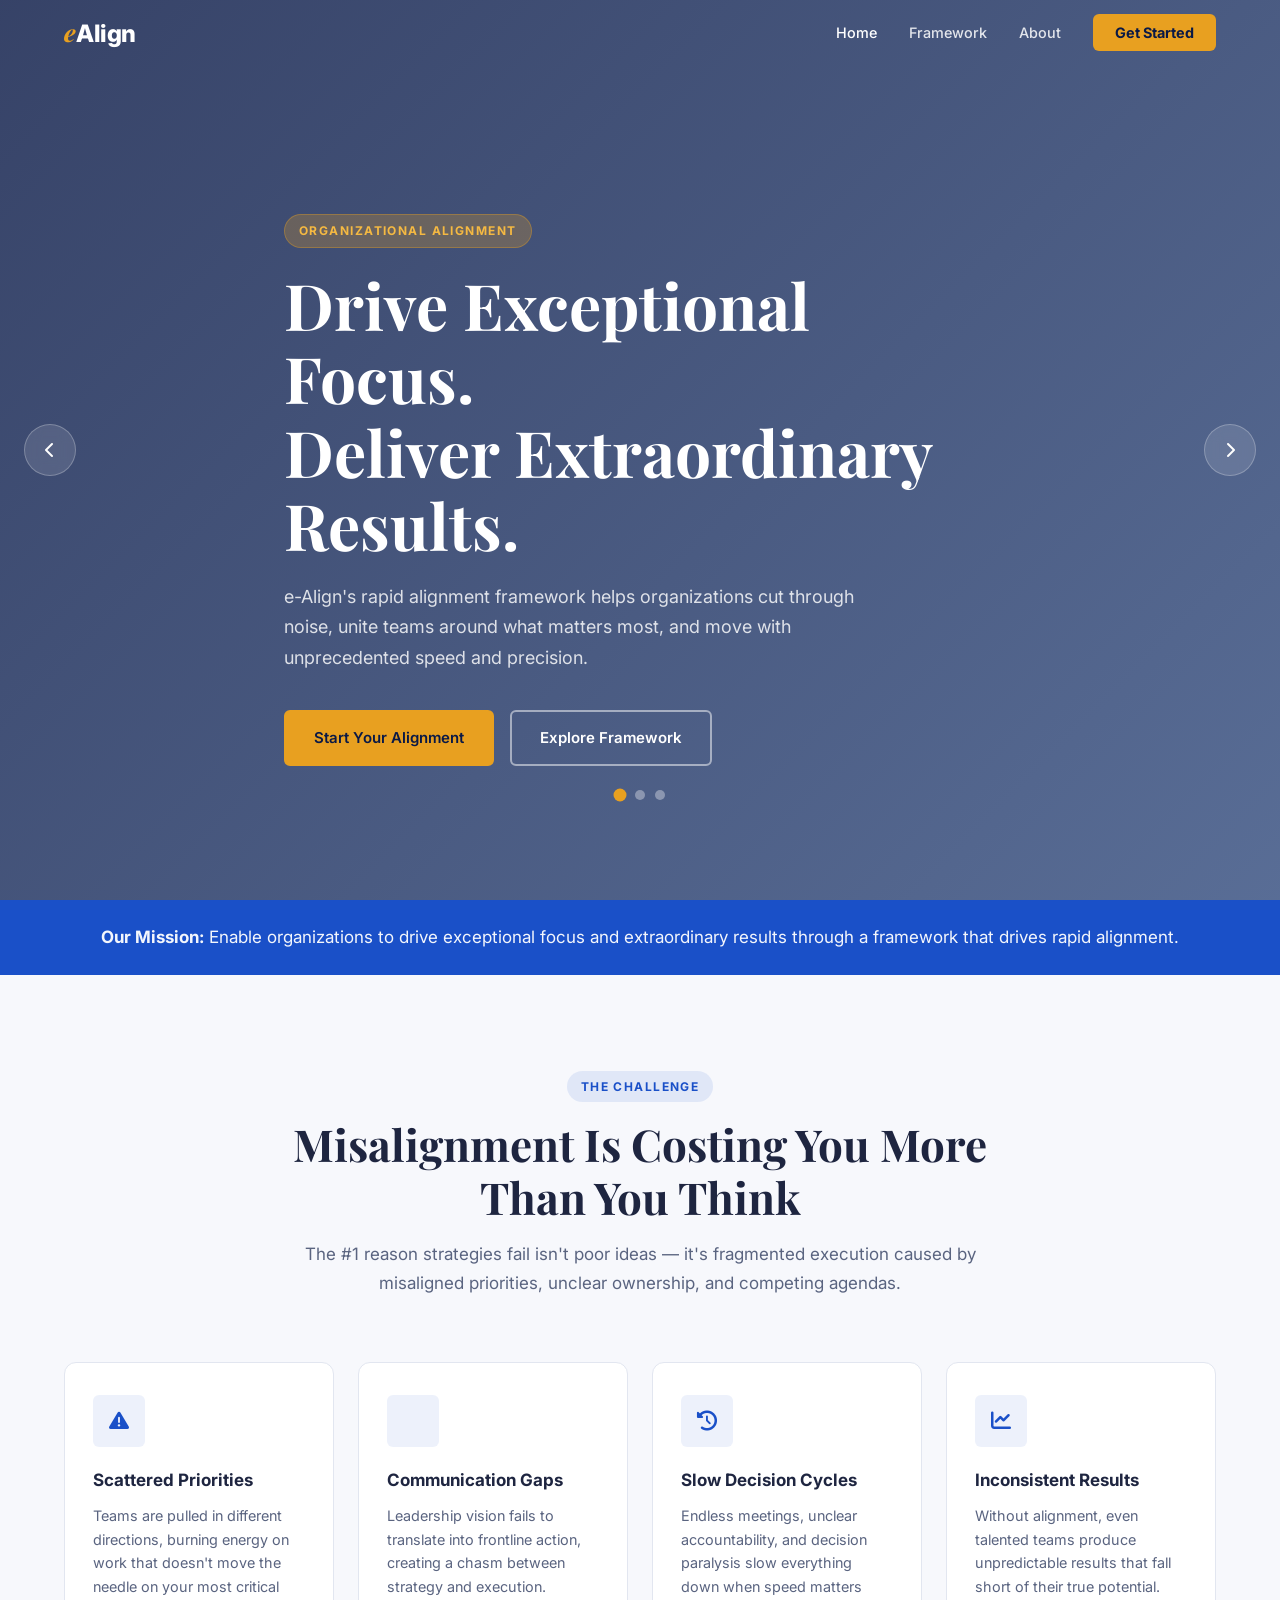
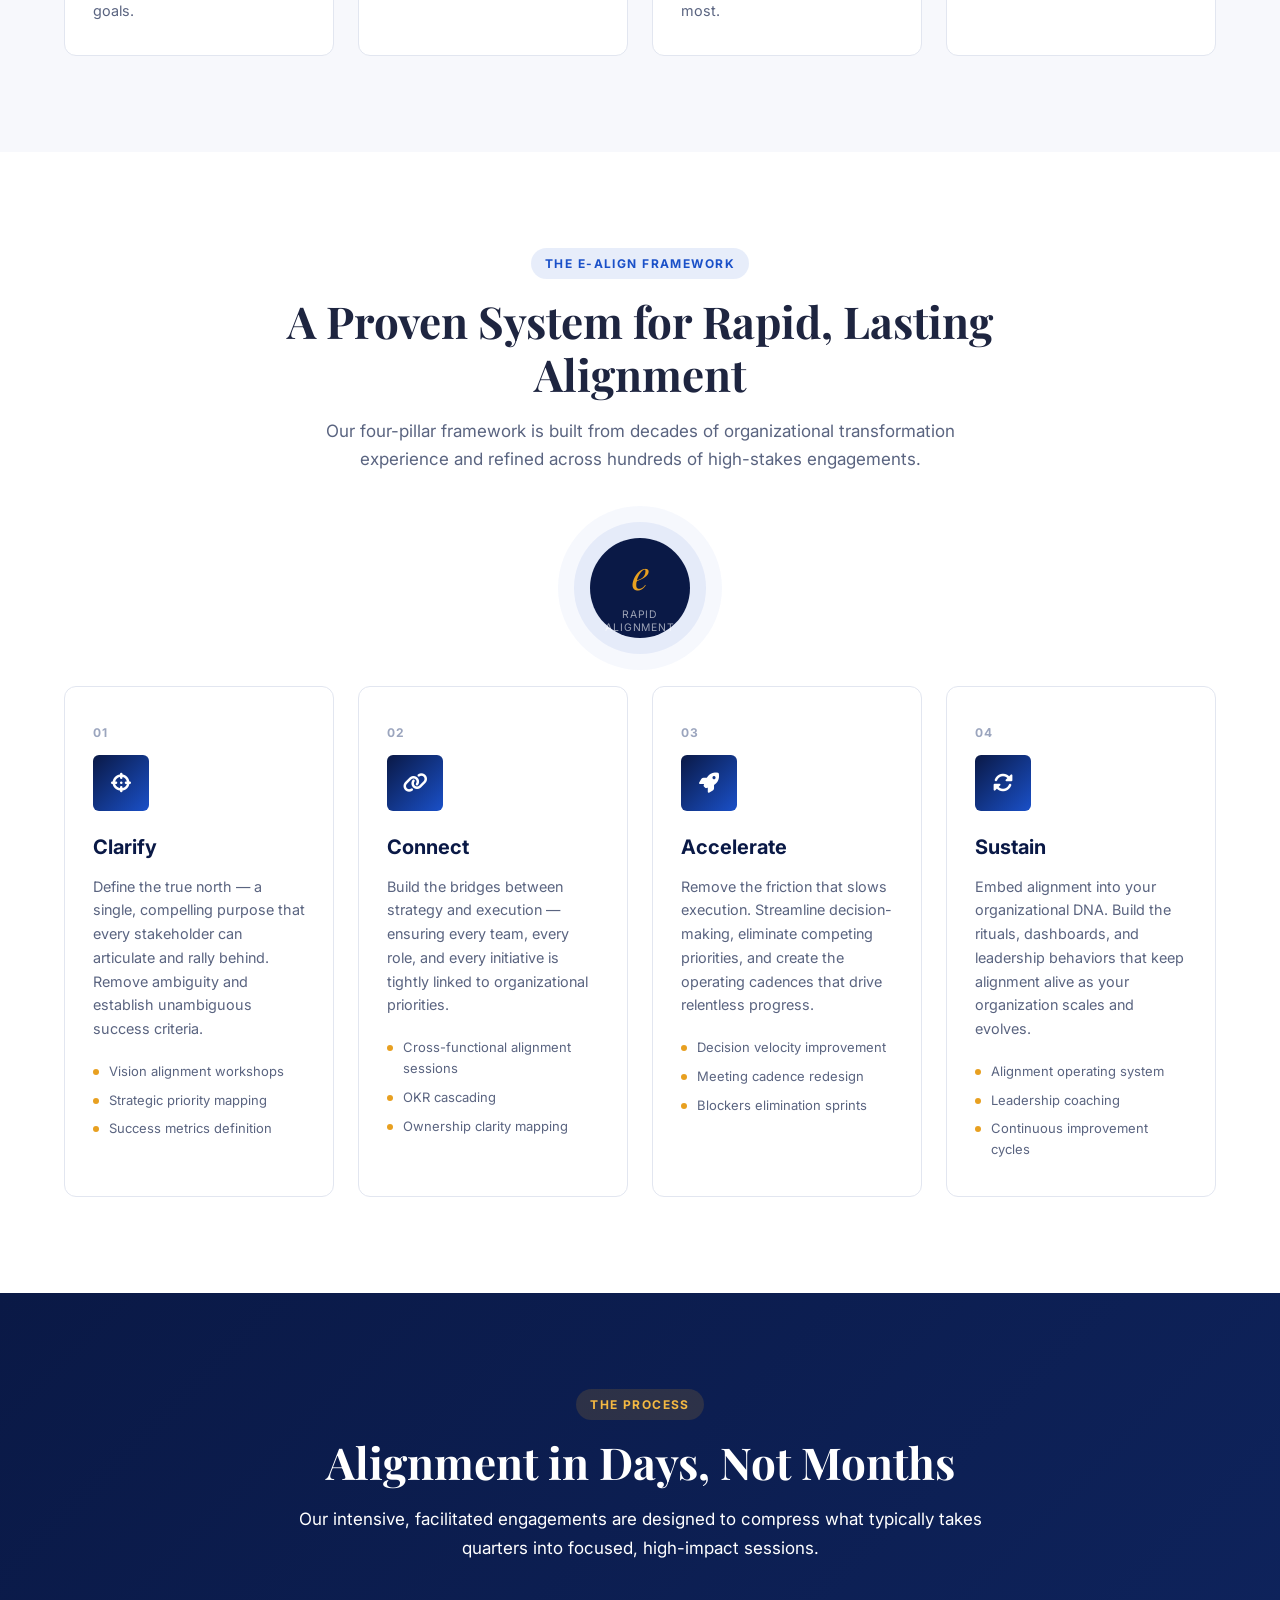
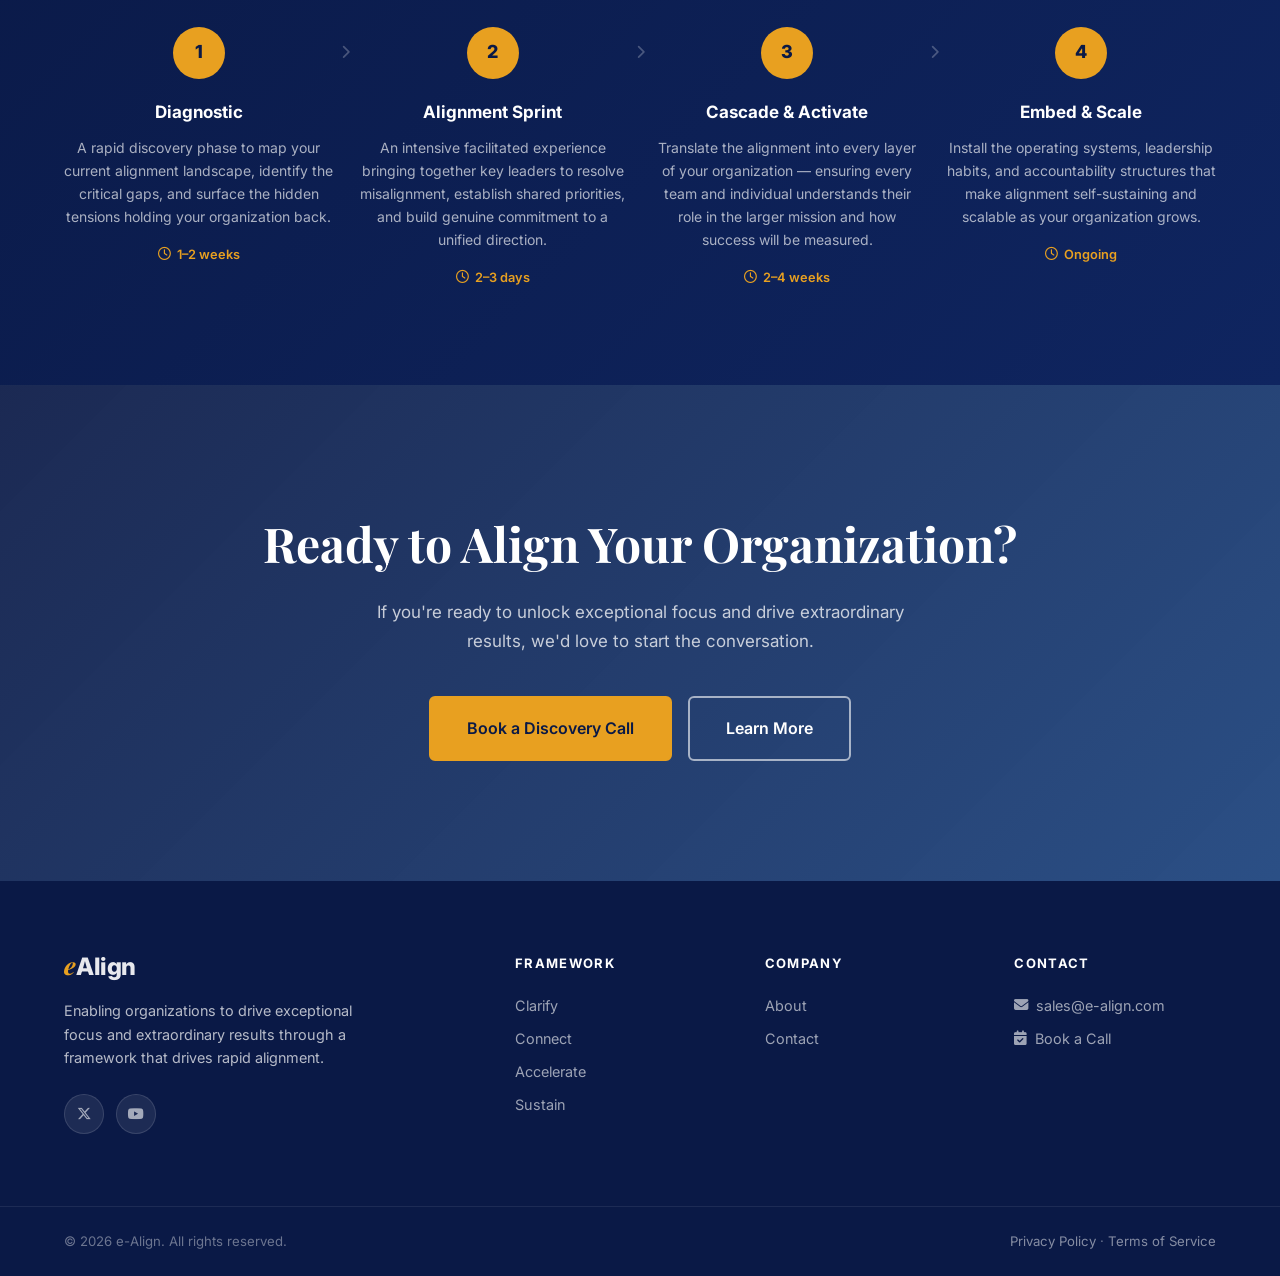
<file: index.html>
<!DOCTYPE html>
<html lang="en">
<head>
  <meta charset="UTF-8" />
  <meta name="viewport" content="width=device-width, initial-scale=1.0" />
  <title>e-Align | Drive Exceptional Focus & Extraordinary Results</title>
  <link rel="stylesheet" href="css/style.css" />
  <link rel="preconnect" href="https://fonts.googleapis.com" />
  <link href="https://fonts.googleapis.com/css2?family=Inter:wght@300;400;500;600;700;800&family=Playfair+Display:wght@600;700&display=swap" rel="stylesheet" />
  <link rel="stylesheet" href="https://cdnjs.cloudflare.com/ajax/libs/font-awesome/6.5.0/css/all.min.css" />
</head>
<body>

  <!-- NAVIGATION -->
  <nav class="navbar" id="navbar">
    <div class="nav-container">
      <a href="index.html" class="logo">
        <span class="logo-e">e</span><span class="logo-align">Align</span>
      </a>
      <ul class="nav-links">
        <li><a href="index.html" class="active">Home</a></li>
        <li><a href="index.html#framework">Framework</a></li>
        <li><a href="about.html">About</a></li>
        <li><a href="about.html#contact" class="cta-btn">Get Started</a></li>
      </ul>
      <button class="hamburger" id="hamburger" aria-label="Toggle menu">
        <span></span><span></span><span></span>
      </button>
    </div>
  </nav>

  <!-- HERO CAROUSEL -->
  <section class="hero" id="hero">
    <div class="carousel">
      <div class="carousel-track" id="carouselTrack">

        <div class="slide active" style="background-image: linear-gradient(135deg, rgba(10,25,70,0.82) 0%, rgba(10,40,100,0.68) 100%), url('https://images.unsplash.com/photo-1552664730-d307ca884978?w=1800&q=80&fit=crop');">
          <div class="slide-content">
            <span class="slide-tag">Organizational Alignment</span>
            <h1>Drive Exceptional Focus.<br>Deliver Extraordinary Results.</h1>
            <p>e-Align's rapid alignment framework helps organizations cut through noise, unite teams around what matters most, and move with unprecedented speed and precision.</p>
            <div class="slide-actions">
              <a href="about.html#contact" class="btn btn-primary">Start Your Alignment</a>
              <a href="#framework" class="btn btn-outline">Explore Framework</a>
            </div>
          </div>
        </div>

        <div class="slide" style="background-image: linear-gradient(135deg, rgba(10,50,40,0.82) 0%, rgba(10,80,60,0.68) 100%), url('https://images.unsplash.com/photo-1600880292203-757bb62b4baf?w=1800&q=80&fit=crop');">
          <div class="slide-content">
            <span class="slide-tag">Strategic Clarity</span>
            <h1>Turn Strategy Into<br>Unstoppable Momentum.</h1>
            <p>When every leader, team, and individual is aligned to the same north star, execution becomes effortless and results compound faster than ever imagined.</p>
            <div class="slide-actions">
              <a href="about.html#contact" class="btn btn-primary">See How It Works</a>
              <a href="#framework" class="btn btn-outline">Explore Framework</a>
            </div>
          </div>
        </div>

        <div class="slide" style="background-image: linear-gradient(135deg, rgba(60,20,80,0.82) 0%, rgba(90,30,40,0.68) 100%), url('https://images.unsplash.com/photo-1542744173-8e7e53415bb0?w=1800&q=80&fit=crop');">
          <div class="slide-content">
            <span class="slide-tag">Rapid Execution</span>
            <h1>From Alignment<br>to Action in Days.</h1>
            <p>Our proven framework compresses months of misalignment into focused sessions that produce clear priorities, committed ownership, and measurable outcomes.</p>
            <div class="slide-actions">
              <a href="about.html#contact" class="btn btn-primary">Book a Session</a>
              <a href="#framework" class="btn btn-outline">Learn More</a>
            </div>
          </div>
        </div>

      </div>

      <button class="carousel-btn prev" id="prevBtn" aria-label="Previous"><i class="fa-solid fa-chevron-left"></i></button>
      <button class="carousel-btn next" id="nextBtn" aria-label="Next"><i class="fa-solid fa-chevron-right"></i></button>

      <div class="carousel-dots" id="carouselDots">
        <button class="dot active" data-index="0" aria-label="Slide 1"></button>
        <button class="dot" data-index="1" aria-label="Slide 2"></button>
        <button class="dot" data-index="2" aria-label="Slide 3"></button>
      </div>
    </div>

  </section>

  <!-- MISSION STRIP -->
  <section class="mission-strip">
    <div class="container">
      <p class="mission-text"><strong>Our Mission:</strong> Enable organizations to drive exceptional focus and extraordinary results through a framework that drives rapid alignment.</p>
    </div>
  </section>

  <!-- PROBLEM SECTION -->
  <section class="section problem-section" id="problem">
    <div class="container">
      <div class="section-header">
        <span class="section-tag">The Challenge</span>
        <h2>Misalignment Is Costing You More Than You Think</h2>
        <p class="section-desc">The #1 reason strategies fail isn't poor ideas — it's fragmented execution caused by misaligned priorities, unclear ownership, and competing agendas.</p>
      </div>
      <div class="problem-grid">
        <div class="problem-card">
          <div class="problem-icon"><i class="fa-solid fa-triangle-exclamation"></i></div>
          <h3>Scattered Priorities</h3>
          <p>Teams are pulled in different directions, burning energy on work that doesn't move the needle on your most critical goals.</p>
        </div>
        <div class="problem-card">
          <div class="problem-icon"><i class="fa-solid fa-comments-slash"></i></div>
          <h3>Communication Gaps</h3>
          <p>Leadership vision fails to translate into frontline action, creating a chasm between strategy and execution.</p>
        </div>
        <div class="problem-card">
          <div class="problem-icon"><i class="fa-solid fa-clock-rotate-left"></i></div>
          <h3>Slow Decision Cycles</h3>
          <p>Endless meetings, unclear accountability, and decision paralysis slow everything down when speed matters most.</p>
        </div>
        <div class="problem-card">
          <div class="problem-icon"><i class="fa-solid fa-chart-line"></i></div>
          <h3>Inconsistent Results</h3>
          <p>Without alignment, even talented teams produce unpredictable results that fall short of their true potential.</p>
        </div>
      </div>
    </div>
  </section>

  <!-- FRAMEWORK SECTION -->
  <section class="section framework-section" id="framework">
    <div class="container">
      <div class="section-header">
        <span class="section-tag">The e-Align Framework</span>
        <h2>A Proven System for Rapid, Lasting Alignment</h2>
        <p class="section-desc">Our four-pillar framework is built from decades of organizational transformation experience and refined across hundreds of high-stakes engagements.</p>
      </div>

      <div class="framework-visual">
        <div class="framework-center">
          <div class="framework-logo-mark">
            <span class="logo-e">e</span>
          </div>
          <p>Rapid<br>Alignment</p>
        </div>
        <div class="framework-pillars">

          <div class="pillar" data-pillar="1">
            <div class="pillar-number">01</div>
            <div class="pillar-icon"><i class="fa-solid fa-crosshairs"></i></div>
            <h3>Clarify</h3>
            <p>Define the true north — a single, compelling purpose that every stakeholder can articulate and rally behind. Remove ambiguity and establish unambiguous success criteria.</p>
            <ul class="pillar-points">
              <li>Vision alignment workshops</li>
              <li>Strategic priority mapping</li>
              <li>Success metrics definition</li>
            </ul>
          </div>

          <div class="pillar" data-pillar="2">
            <div class="pillar-number">02</div>
            <div class="pillar-icon"><i class="fa-solid fa-link"></i></div>
            <h3>Connect</h3>
            <p>Build the bridges between strategy and execution — ensuring every team, every role, and every initiative is tightly linked to organizational priorities.</p>
            <ul class="pillar-points">
              <li>Cross-functional alignment sessions</li>
              <li>OKR cascading</li>
              <li>Ownership clarity mapping</li>
            </ul>
          </div>

          <div class="pillar" data-pillar="3">
            <div class="pillar-number">03</div>
            <div class="pillar-icon"><i class="fa-solid fa-rocket"></i></div>
            <h3>Accelerate</h3>
            <p>Remove the friction that slows execution. Streamline decision-making, eliminate competing priorities, and create the operating cadences that drive relentless progress.</p>
            <ul class="pillar-points">
              <li>Decision velocity improvement</li>
              <li>Meeting cadence redesign</li>
              <li>Blockers elimination sprints</li>
            </ul>
          </div>

          <div class="pillar" data-pillar="4">
            <div class="pillar-number">04</div>
            <div class="pillar-icon"><i class="fa-solid fa-rotate"></i></div>
            <h3>Sustain</h3>
            <p>Embed alignment into your organizational DNA. Build the rituals, dashboards, and leadership behaviors that keep alignment alive as your organization scales and evolves.</p>
            <ul class="pillar-points">
              <li>Alignment operating system</li>
              <li>Leadership coaching</li>
              <li>Continuous improvement cycles</li>
            </ul>
          </div>

        </div>
      </div>
    </div>
  </section>

  <!-- HOW IT WORKS -->
  <section class="section how-section">
    <div class="container">
      <div class="section-header light">
        <span class="section-tag">The Process</span>
        <h2>Alignment in Days, Not Months</h2>
        <p class="section-desc">Our intensive, facilitated engagements are designed to compress what typically takes quarters into focused, high-impact sessions.</p>
      </div>
      <div class="process-steps">
        <div class="step">
          <div class="step-num">1</div>
          <div class="step-content">
            <h3>Diagnostic</h3>
            <p>A rapid discovery phase to map your current alignment landscape, identify the critical gaps, and surface the hidden tensions holding your organization back.</p>
            <span class="step-time"><i class="fa-regular fa-clock"></i> 1–2 weeks</span>
          </div>
        </div>
        <div class="step-arrow"><i class="fa-solid fa-chevron-right"></i></div>
        <div class="step">
          <div class="step-num">2</div>
          <div class="step-content">
            <h3>Alignment Sprint</h3>
            <p>An intensive facilitated experience bringing together key leaders to resolve misalignment, establish shared priorities, and build genuine commitment to a unified direction.</p>
            <span class="step-time"><i class="fa-regular fa-clock"></i> 2–3 days</span>
          </div>
        </div>
        <div class="step-arrow"><i class="fa-solid fa-chevron-right"></i></div>
        <div class="step">
          <div class="step-num">3</div>
          <div class="step-content">
            <h3>Cascade & Activate</h3>
            <p>Translate the alignment into every layer of your organization — ensuring every team and individual understands their role in the larger mission and how success will be measured.</p>
            <span class="step-time"><i class="fa-regular fa-clock"></i> 2–4 weeks</span>
          </div>
        </div>
        <div class="step-arrow"><i class="fa-solid fa-chevron-right"></i></div>
        <div class="step">
          <div class="step-num">4</div>
          <div class="step-content">
            <h3>Embed & Scale</h3>
            <p>Install the operating systems, leadership habits, and accountability structures that make alignment self-sustaining and scalable as your organization grows.</p>
            <span class="step-time"><i class="fa-regular fa-clock"></i> Ongoing</span>
          </div>
        </div>
      </div>
    </div>
  </section>

  <!-- CTA SECTION -->
  <section class="cta-section">
    <div class="cta-bg" style="background-image: linear-gradient(135deg, rgba(10,25,70,0.93) 0%, rgba(20,60,120,0.90) 100%), url('https://images.unsplash.com/photo-1521737711867-e3b97375f902?w=1800&q=80&fit=crop');"></div>
    <div class="container cta-content">
      <h2>Ready to Align Your Organization?</h2>
      <p>If you're ready to unlock exceptional focus and drive extraordinary results, we'd love to start the conversation.</p>
      <div class="cta-actions">
        <a href="about.html#contact" class="btn btn-primary btn-large">Book a Discovery Call</a>
        <a href="about.html" class="btn btn-outline-white btn-large">Learn More</a>
      </div>
    </div>
  </section>

  <!-- FOOTER -->
  <footer class="footer">
    <div class="container footer-grid">
      <div class="footer-brand">
        <a href="index.html" class="logo footer-logo">
          <span class="logo-e">e</span><span class="logo-align">Align</span>
        </a>
        <p>Enabling organizations to drive exceptional focus and extraordinary results through a framework that drives rapid alignment.</p>
        <div class="social-links">
          <a href="#" aria-label="Twitter"><i class="fa-brands fa-x-twitter"></i></a>
          <a href="#" aria-label="YouTube"><i class="fa-brands fa-youtube"></i></a>
        </div>
      </div>
      <div class="footer-col">
        <h4>Framework</h4>
        <ul>
          <li><a href="#framework">Clarify</a></li>
          <li><a href="#framework">Connect</a></li>
          <li><a href="#framework">Accelerate</a></li>
          <li><a href="#framework">Sustain</a></li>
        </ul>
      </div>
      <div class="footer-col">
        <h4>Company</h4>
        <ul>
          <li><a href="about.html">About</a></li>
          <li><a href="about.html#contact">Contact</a></li>
        </ul>
      </div>
      <div class="footer-col">
        <h4>Contact</h4>
        <ul>
          <li><a href="mailto:sales@e-align.com"><i class="fa-solid fa-envelope"></i> sales@e-align.com</a></li>
          <li><a href="about.html#contact"><i class="fa-solid fa-calendar-check"></i> Book a Call</a></li>
        </ul>
      </div>
    </div>
    <div class="footer-bottom">
      <div class="container">
        <p>&copy; 2026 e-Align. All rights reserved.</p>
        <p><a href="#">Privacy Policy</a> · <a href="#">Terms of Service</a></p>
      </div>
    </div>
  </footer>

  <script src="js/main.js"></script>
</body>
</html>
</file>
<file: css/style.css>
/* ============================================================
   e-Align — Global Styles
   ============================================================ */

:root {
  --navy:       #0a1946;
  --navy-mid:   #0f2560;
  --blue:       #1a50c8;
  --blue-light: #3b7cff;
  --gold:       #e8a020;
  --gold-light: #f5b942;
  --white:      #ffffff;
  --off-white:  #f7f8fc;
  --gray-100:   #f0f2f8;
  --gray-200:   #e2e6f0;
  --gray-400:   #9ba5be;
  --gray-600:   #5a6480;
  --gray-800:   #2e3650;
  --text:       #1e2540;

  --radius-sm:  6px;
  --radius:     12px;
  --radius-lg:  20px;
  --shadow-sm:  0 2px 8px rgba(14,30,80,.08);
  --shadow:     0 6px 24px rgba(14,30,80,.12);
  --shadow-lg:  0 16px 48px rgba(14,30,80,.18);

  --font-sans:  'Inter', system-ui, sans-serif;
  --font-serif: 'Playfair Display', Georgia, serif;

  --transition: 0.25s cubic-bezier(0.4, 0, 0.2, 1);
}

*, *::before, *::after { box-sizing: border-box; margin: 0; padding: 0; }

html { scroll-behavior: smooth; font-size: 16px; }

body {
  font-family: var(--font-sans);
  color: var(--text);
  background: var(--white);
  line-height: 1.6;
  overflow-x: hidden;
}

img { max-width: 100%; height: auto; display: block; }

a { text-decoration: none; color: inherit; transition: color var(--transition); }

ul { list-style: none; }

/* ── Container ─────────────────────────────────────────────── */
.container {
  max-width: 1200px;
  margin: 0 auto;
  padding: 0 24px;
}

/* ── Section base ──────────────────────────────────────────── */
.section { padding: 96px 0; }

.section-header {
  text-align: center;
  max-width: 720px;
  margin: 0 auto 64px;
}

.section-header.light h2,
.section-header.light p { color: var(--white); }

.section-tag {
  display: inline-block;
  background: rgba(26, 80, 200, 0.10);
  color: var(--blue);
  font-size: 0.75rem;
  font-weight: 700;
  letter-spacing: 0.12em;
  text-transform: uppercase;
  padding: 6px 14px;
  border-radius: 100px;
  margin-bottom: 16px;
}

.light-tag {
  background: rgba(255,255,255,0.15);
  color: var(--white);
}

.section-header h2,
.section-header.light h2 {
  font-family: var(--font-serif);
  font-size: clamp(2rem, 4vw, 2.75rem);
  line-height: 1.2;
  margin-bottom: 16px;
}

.section-desc {
  font-size: 1.0625rem;
  color: var(--gray-600);
  line-height: 1.7;
}

/* ── Buttons ───────────────────────────────────────────────── */
.btn {
  display: inline-flex;
  align-items: center;
  gap: 8px;
  padding: 14px 28px;
  border-radius: var(--radius-sm);
  font-weight: 600;
  font-size: 0.9375rem;
  cursor: pointer;
  transition: all var(--transition);
  border: 2px solid transparent;
  white-space: nowrap;
}

.btn-primary {
  background: var(--gold);
  color: var(--navy);
  border-color: var(--gold);
}
.btn-primary:hover {
  background: var(--gold-light);
  border-color: var(--gold-light);
  transform: translateY(-2px);
  box-shadow: 0 8px 24px rgba(232,160,32,.35);
}

.btn-outline {
  background: transparent;
  color: var(--white);
  border-color: rgba(255,255,255,0.5);
}
.btn-outline:hover {
  background: rgba(255,255,255,0.12);
  border-color: var(--white);
  transform: translateY(-2px);
}

.btn-outline-white {
  background: transparent;
  color: var(--white);
  border-color: rgba(255,255,255,0.6);
}
.btn-outline-white:hover {
  background: rgba(255,255,255,0.12);
  border-color: var(--white);
}

.btn-large { padding: 18px 36px; font-size: 1rem; }

.btn-full { width: 100%; justify-content: center; }

/* ── Logo ──────────────────────────────────────────────────── */
.logo {
  display: inline-flex;
  align-items: baseline;
  gap: 0;
  font-weight: 800;
  font-size: 1.5rem;
  line-height: 1;
}

.logo-e {
  color: var(--gold);
  font-family: var(--font-serif);
  font-style: italic;
}

.logo-align {
  color: var(--white);
  font-family: var(--font-sans);
  letter-spacing: -0.02em;
}

/* ── Navbar ────────────────────────────────────────────────── */
.navbar {
  position: fixed;
  top: 0;
  left: 0;
  right: 0;
  z-index: 1000;
  padding: 20px 0;
  transition: all var(--transition);
  background: transparent;
}

.navbar.scrolled {
  background: var(--navy);
  padding: 12px 0;
  box-shadow: 0 2px 20px rgba(0,0,0,.25);
}

.nav-container {
  max-width: 1200px;
  margin: 0 auto;
  padding: 0 24px;
  display: flex;
  align-items: center;
  justify-content: space-between;
}

.nav-links {
  display: flex;
  align-items: center;
  gap: 32px;
}

.nav-links a {
  color: rgba(255,255,255,0.85);
  font-size: 0.9rem;
  font-weight: 500;
  transition: color var(--transition);
}

.nav-links a:hover,
.nav-links a.active {
  color: var(--white);
}

.cta-btn {
  background: var(--gold) !important;
  color: var(--navy) !important;
  padding: 10px 22px !important;
  border-radius: var(--radius-sm) !important;
  font-weight: 700 !important;
}

.cta-btn:hover {
  background: var(--gold-light) !important;
}

.hamburger {
  display: none;
  flex-direction: column;
  gap: 5px;
  background: none;
  border: none;
  cursor: pointer;
  padding: 4px;
}
.hamburger span {
  display: block;
  width: 24px;
  height: 2px;
  background: var(--white);
  border-radius: 2px;
  transition: all var(--transition);
}

/* ── Hero / Carousel ───────────────────────────────────────── */
.hero { position: relative; overflow: hidden; }

.carousel { position: relative; height: 100vh; min-height: 640px; }

.carousel-track { position: relative; height: 100%; }

.slide {
  position: absolute;
  inset: 0;
  background-size: cover;
  background-position: center;
  display: flex;
  align-items: center;
  opacity: 0;
  transition: opacity 0.9s cubic-bezier(0.4,0,0.2,1);
  pointer-events: none;
}

.slide.active {
  opacity: 1;
  pointer-events: auto;
}

.slide-content {
  max-width: 1200px;
  margin: 0 auto;
  padding: 0 24px;
  padding-top: 80px;
  max-width: 760px;
  width: 100%;
}

.slide-tag {
  display: inline-block;
  background: rgba(232,160,32,.25);
  color: var(--gold-light);
  font-size: 0.75rem;
  font-weight: 700;
  letter-spacing: 0.12em;
  text-transform: uppercase;
  padding: 6px 14px;
  border-radius: 100px;
  margin-bottom: 20px;
  border: 1px solid rgba(232,160,32,.35);
}

.slide-content h1 {
  font-family: var(--font-serif);
  font-size: clamp(2.5rem, 5.5vw, 4rem);
  color: var(--white);
  line-height: 1.15;
  margin-bottom: 20px;
}

.slide-content p {
  font-size: clamp(1rem, 1.8vw, 1.125rem);
  color: rgba(255,255,255,0.82);
  max-width: 580px;
  line-height: 1.7;
  margin-bottom: 36px;
}

.slide-actions { display: flex; gap: 16px; flex-wrap: wrap; }

.carousel-btn {
  position: absolute;
  top: 50%;
  transform: translateY(-50%);
  width: 52px;
  height: 52px;
  border-radius: 50%;
  background: rgba(255,255,255,0.12);
  border: 1px solid rgba(255,255,255,0.25);
  color: var(--white);
  font-size: 1rem;
  cursor: pointer;
  transition: all var(--transition);
  backdrop-filter: blur(8px);
  display: flex;
  align-items: center;
  justify-content: center;
  z-index: 10;
}
.carousel-btn:hover {
  background: rgba(255,255,255,0.22);
  border-color: rgba(255,255,255,0.5);
}
.prev { left: 24px; }
.next { right: 24px; }

.carousel-dots {
  position: absolute;
  bottom: 100px;
  left: 50%;
  transform: translateX(-50%);
  display: flex;
  gap: 10px;
  z-index: 10;
}

.dot {
  width: 10px;
  height: 10px;
  border-radius: 50%;
  background: rgba(255,255,255,0.35);
  border: none;
  cursor: pointer;
  transition: all var(--transition);
}
.dot.active {
  background: var(--gold);
  transform: scale(1.3);
}

/* Stats bar */
.hero-stats {
  position: absolute;
  bottom: 0;
  left: 0;
  right: 0;
  background: rgba(10,25,70,0.92);
  backdrop-filter: blur(12px);
  border-top: 1px solid rgba(255,255,255,0.08);
  display: flex;
  align-items: center;
  justify-content: center;
  padding: 24px 40px;
  gap: 0;
  z-index: 10;
}

.stat {
  display: flex;
  flex-direction: column;
  align-items: center;
  padding: 0 48px;
  gap: 4px;
}

.stat-num {
  font-size: 2rem;
  font-weight: 800;
  color: var(--gold);
  line-height: 1;
}

.stat-label {
  font-size: 0.8rem;
  color: rgba(255,255,255,0.65);
  text-transform: uppercase;
  letter-spacing: 0.06em;
  font-weight: 500;
}

.stat-divider {
  width: 1px;
  height: 40px;
  background: rgba(255,255,255,0.12);
}

/* ── Mission Strip ─────────────────────────────────────────── */
.mission-strip {
  background: var(--blue);
  padding: 24px 0;
}

.mission-text {
  text-align: center;
  color: var(--white);
  font-size: 1.0625rem;
  line-height: 1.6;
  opacity: 0.95;
}

/* ── Problem Section ───────────────────────────────────────── */
.problem-section { background: var(--off-white); }

.problem-grid {
  display: grid;
  grid-template-columns: repeat(4, 1fr);
  gap: 24px;
}

.problem-card {
  background: var(--white);
  padding: 32px 28px;
  border-radius: var(--radius);
  border: 1px solid var(--gray-200);
  transition: all var(--transition);
}

.problem-card:hover {
  transform: translateY(-4px);
  box-shadow: var(--shadow);
  border-color: var(--blue-light);
}

.problem-icon {
  width: 52px;
  height: 52px;
  border-radius: var(--radius-sm);
  background: rgba(26,80,200,.08);
  color: var(--blue);
  display: flex;
  align-items: center;
  justify-content: center;
  font-size: 1.25rem;
  margin-bottom: 20px;
}

.problem-card h3 {
  font-size: 1.0625rem;
  font-weight: 700;
  margin-bottom: 10px;
}

.problem-card p {
  font-size: 0.9rem;
  color: var(--gray-600);
  line-height: 1.65;
}

/* ── Framework Section ─────────────────────────────────────── */
.framework-visual {
  display: flex;
  flex-direction: column;
  align-items: center;
  gap: 48px;
}

.framework-center {
  width: 100px;
  height: 100px;
  border-radius: 50%;
  background: var(--navy);
  display: flex;
  flex-direction: column;
  align-items: center;
  justify-content: center;
  box-shadow: 0 0 0 16px rgba(26,80,200,.08), 0 0 0 32px rgba(26,80,200,.04);
  text-align: center;
  flex-shrink: 0;
}

.framework-center .logo-e { font-size: 2.5rem; }

.framework-center p {
  font-size: 0.65rem;
  color: rgba(255,255,255,0.6);
  text-transform: uppercase;
  letter-spacing: 0.08em;
  line-height: 1.3;
  margin-top: 2px;
}

.framework-pillars {
  display: grid;
  grid-template-columns: repeat(4, 1fr);
  gap: 24px;
  width: 100%;
}

.pillar {
  background: var(--white);
  border: 1px solid var(--gray-200);
  border-radius: var(--radius);
  padding: 36px 28px;
  transition: all var(--transition);
  position: relative;
  overflow: hidden;
}

.pillar::before {
  content: '';
  position: absolute;
  top: 0;
  left: 0;
  right: 0;
  height: 4px;
  background: linear-gradient(90deg, var(--navy) 0%, var(--blue) 100%);
  transform: scaleX(0);
  transform-origin: left;
  transition: transform var(--transition);
}

.pillar:hover::before { transform: scaleX(1); }

.pillar:hover {
  transform: translateY(-6px);
  box-shadow: var(--shadow-lg);
  border-color: transparent;
}

.pillar-number {
  font-size: 0.75rem;
  font-weight: 700;
  color: var(--gray-400);
  letter-spacing: 0.08em;
  margin-bottom: 12px;
}

.pillar-icon {
  width: 56px;
  height: 56px;
  border-radius: var(--radius-sm);
  background: linear-gradient(135deg, var(--navy) 0%, var(--blue) 100%);
  color: var(--white);
  display: flex;
  align-items: center;
  justify-content: center;
  font-size: 1.25rem;
  margin-bottom: 20px;
}

.pillar h3 {
  font-size: 1.25rem;
  font-weight: 700;
  margin-bottom: 12px;
  color: var(--navy);
}

.pillar p {
  font-size: 0.9rem;
  color: var(--gray-600);
  line-height: 1.65;
  margin-bottom: 20px;
}

.pillar-points {
  display: flex;
  flex-direction: column;
  gap: 8px;
}

.pillar-points li {
  font-size: 0.8125rem;
  color: var(--gray-600);
  padding-left: 16px;
  position: relative;
}

.pillar-points li::before {
  content: '';
  position: absolute;
  left: 0;
  top: 8px;
  width: 6px;
  height: 6px;
  border-radius: 50%;
  background: var(--gold);
}

/* ── How It Works ──────────────────────────────────────────── */
.how-section {
  background: linear-gradient(135deg, var(--navy) 0%, var(--navy-mid) 100%);
}

.how-section .section-tag {
  background: rgba(232,160,32,.15);
  color: var(--gold-light);
}

.how-section h2 { color: var(--white); margin-bottom: 16px; }

.how-section .section-desc { color: rgba(255,255,255,0.65); }

.process-steps {
  display: flex;
  align-items: flex-start;
  gap: 0;
}

.step {
  flex: 1;
  display: flex;
  flex-direction: column;
  align-items: center;
  text-align: center;
}

.step-num {
  width: 52px;
  height: 52px;
  border-radius: 50%;
  background: var(--gold);
  color: var(--navy);
  font-size: 1.125rem;
  font-weight: 800;
  display: flex;
  align-items: center;
  justify-content: center;
  margin-bottom: 20px;
  flex-shrink: 0;
}

.step-content h3 {
  font-size: 1.0625rem;
  font-weight: 700;
  color: var(--white);
  margin-bottom: 10px;
}

.step-content p {
  font-size: 0.875rem;
  color: rgba(255,255,255,0.65);
  line-height: 1.65;
  margin-bottom: 12px;
}

.step-time {
  display: inline-flex;
  align-items: center;
  gap: 6px;
  font-size: 0.8rem;
  color: var(--gold);
  font-weight: 600;
}

.step-arrow {
  padding-top: 14px;
  color: rgba(255,255,255,0.25);
  font-size: 0.875rem;
  flex-shrink: 0;
  padding: 14px 8px 0;
}

/* ── Results Section ───────────────────────────────────────── */
.results-section { background: var(--off-white); }

.results-grid {
  display: grid;
  grid-template-columns: 1fr 1fr 1fr;
  gap: 24px;
}

.result-card {
  background: var(--white);
  border: 1px solid var(--gray-200);
  border-radius: var(--radius-lg);
  padding: 36px 32px;
  transition: all var(--transition);
}

.result-card:hover {
  transform: translateY(-4px);
  box-shadow: var(--shadow-lg);
}

.result-card.featured {
  grid-column: 1;
  border-color: var(--blue-light);
  background: linear-gradient(135deg, var(--navy) 0%, #102060 100%);
}

.result-quote { margin-bottom: 16px; }

.result-card.featured .result-quote i { color: var(--gold); font-size: 1.75rem; }

.result-quote i { color: var(--blue-light); font-size: 1.5rem; }

.result-text {
  font-size: 0.9375rem;
  line-height: 1.7;
  margin-bottom: 24px;
}

.result-card.featured .result-text { color: rgba(255,255,255,0.9); }

.result-author {
  display: flex;
  align-items: center;
  gap: 14px;
  margin-bottom: 24px;
}

.result-author img {
  width: 48px;
  height: 48px;
  border-radius: 50%;
  object-fit: cover;
  flex-shrink: 0;
}

.result-author strong {
  display: block;
  font-weight: 700;
  font-size: 0.9375rem;
}

.result-author span {
  font-size: 0.825rem;
  color: var(--gray-400);
}

.result-card.featured .result-author strong { color: var(--white); }
.result-card.featured .result-author span { color: rgba(255,255,255,0.5); }

.result-metrics {
  display: flex;
  gap: 24px;
  padding-top: 20px;
  border-top: 1px solid var(--gray-200);
}

.result-card.featured .result-metrics { border-top-color: rgba(255,255,255,0.12); }

.result-metric { display: flex; flex-direction: column; gap: 2px; }

.metric-val {
  font-size: 1.5rem;
  font-weight: 800;
  color: var(--blue);
}

.result-card.featured .metric-val { color: var(--gold); }

.metric-label {
  font-size: 0.775rem;
  color: var(--gray-400);
  text-transform: uppercase;
  letter-spacing: 0.06em;
}

/* ── Clients ───────────────────────────────────────────────── */
.clients-section { padding: 72px 0; }

.clients-logos {
  display: flex;
  flex-wrap: wrap;
  gap: 16px;
  justify-content: center;
  align-items: center;
}

.client-logo {
  padding: 16px 28px;
  border: 1px solid var(--gray-200);
  border-radius: var(--radius-sm);
  font-size: 0.875rem;
  font-weight: 700;
  color: var(--gray-400);
  letter-spacing: 0.04em;
  text-transform: uppercase;
  transition: all var(--transition);
  background: var(--white);
}

.client-logo:hover {
  color: var(--navy);
  border-color: var(--navy);
  transform: translateY(-2px);
  box-shadow: var(--shadow-sm);
}

/* ── CTA Section ───────────────────────────────────────────── */
.cta-section {
  position: relative;
  overflow: hidden;
}

.cta-bg {
  position: absolute;
  inset: 0;
  background-size: cover;
  background-position: center;
}

.cta-content {
  position: relative;
  z-index: 1;
  text-align: center;
  padding: 120px 24px;
}

.cta-content h2 {
  font-family: var(--font-serif);
  font-size: clamp(2rem, 4vw, 3rem);
  color: var(--white);
  margin-bottom: 16px;
}

.cta-content p {
  font-size: 1.0625rem;
  color: rgba(255,255,255,0.75);
  max-width: 560px;
  margin: 0 auto 40px;
  line-height: 1.7;
}

.cta-actions { display: flex; gap: 16px; justify-content: center; flex-wrap: wrap; }

/* ── Footer ────────────────────────────────────────────────── */
.footer {
  background: var(--navy);
  color: rgba(255,255,255,0.7);
}

.footer-grid {
  display: grid;
  grid-template-columns: 2fr 1fr 1fr 1fr;
  gap: 48px;
  padding: 72px 24px;
}

.footer-brand p {
  margin-top: 16px;
  font-size: 0.9rem;
  line-height: 1.65;
  max-width: 300px;
}

.footer-logo .logo-align { color: rgba(255,255,255,0.9); }

.social-links {
  display: flex;
  gap: 12px;
  margin-top: 24px;
}

.social-links a {
  width: 40px;
  height: 40px;
  border-radius: 50%;
  background: rgba(255,255,255,0.08);
  border: 1px solid rgba(255,255,255,0.12);
  color: rgba(255,255,255,0.6);
  display: flex;
  align-items: center;
  justify-content: center;
  font-size: 0.9rem;
  transition: all var(--transition);
}

.social-links a:hover {
  background: var(--gold);
  border-color: var(--gold);
  color: var(--navy);
}

.footer-col h4 {
  font-size: 0.8125rem;
  font-weight: 700;
  text-transform: uppercase;
  letter-spacing: 0.1em;
  color: var(--white);
  margin-bottom: 20px;
}

.footer-col ul { display: flex; flex-direction: column; gap: 10px; }

.footer-col li a {
  font-size: 0.9rem;
  color: rgba(255,255,255,0.6);
  display: flex;
  align-items: center;
  gap: 8px;
  transition: color var(--transition);
}

.footer-col li a:hover { color: var(--gold); }

.footer-bottom {
  border-top: 1px solid rgba(255,255,255,0.08);
  padding: 24px;
}

.footer-bottom .container {
  display: flex;
  justify-content: space-between;
  align-items: center;
  flex-wrap: wrap;
  gap: 12px;
}

.footer-bottom p { font-size: 0.825rem; color: rgba(255,255,255,0.4); }

.footer-bottom a { color: rgba(255,255,255,0.5); transition: color var(--transition); }
.footer-bottom a:hover { color: var(--gold); }

/* ── Page Hero ─────────────────────────────────────────────── */
.page-hero {
  min-height: 520px;
  display: flex;
  align-items: flex-end;
  background-size: cover;
  background-position: center;
  padding-bottom: 80px;
}

.page-hero-content {
  padding-top: 100px;
}

.page-hero-content h1 {
  font-family: var(--font-serif);
  font-size: clamp(2.25rem, 5vw, 3.5rem);
  color: var(--white);
  line-height: 1.2;
  margin-bottom: 16px;
}

.page-hero-content p {
  font-size: 1.0625rem;
  color: rgba(255,255,255,0.78);
  max-width: 600px;
  line-height: 1.7;
}

/* ── Story Section ─────────────────────────────────────────── */
.story-section { background: var(--white); }

.story-grid {
  display: grid;
  grid-template-columns: 1fr 1fr;
  gap: 72px;
  align-items: center;
}

.story-image {
  position: relative;
  border-radius: var(--radius-lg);
  overflow: hidden;
}

.story-image img {
  width: 100%;
  height: 520px;
  object-fit: cover;
  border-radius: var(--radius-lg);
}

.story-badge {
  position: absolute;
  bottom: -20px;
  right: -20px;
  background: var(--gold);
  color: var(--navy);
  padding: 20px 24px;
  border-radius: var(--radius);
  text-align: center;
  box-shadow: var(--shadow);
}

.badge-num {
  display: block;
  font-size: 2rem;
  font-weight: 800;
  line-height: 1;
}

.badge-label {
  display: block;
  font-size: 0.75rem;
  font-weight: 600;
  text-transform: uppercase;
  letter-spacing: 0.08em;
  margin-top: 4px;
}

.story-text .section-tag { margin-bottom: 12px; }

.story-text h2 {
  font-family: var(--font-serif);
  font-size: clamp(1.75rem, 3.5vw, 2.5rem);
  line-height: 1.2;
  margin-bottom: 20px;
}

.story-text p {
  font-size: 0.9375rem;
  color: var(--gray-600);
  line-height: 1.75;
  margin-bottom: 16px;
}

.story-values {
  display: flex;
  flex-wrap: wrap;
  gap: 12px;
  margin-top: 28px;
}

.value-item {
  display: flex;
  align-items: center;
  gap: 8px;
  background: var(--off-white);
  border: 1px solid var(--gray-200);
  border-radius: 100px;
  padding: 8px 16px;
  font-size: 0.875rem;
  font-weight: 600;
}

.value-item i { color: var(--blue); font-size: 0.875rem; }

/* ── Team Section ──────────────────────────────────────────── */
.team-section { background: var(--off-white); }

.team-grid {
  display: grid;
  grid-template-columns: 1fr 1fr 1fr 1fr;
  gap: 24px;
}

.team-card {
  background: var(--white);
  border: 1px solid var(--gray-200);
  border-radius: var(--radius-lg);
  overflow: hidden;
  transition: all var(--transition);
}

.team-card:hover {
  transform: translateY(-6px);
  box-shadow: var(--shadow-lg);
}

.team-card.featured-team {
  grid-column: span 2;
  display: grid;
  grid-template-columns: 1fr 1fr;
}

.team-img-wrap {
  position: relative;
  overflow: hidden;
}

.team-img-wrap img {
  width: 100%;
  height: 260px;
  object-fit: cover;
  transition: transform 0.5s ease;
}

.team-card.featured-team .team-img-wrap img {
  height: 100%;
  min-height: 320px;
}

.team-card:hover .team-img-wrap img { transform: scale(1.04); }

.team-social {
  position: absolute;
  top: 16px;
  right: 16px;
  display: flex;
  gap: 8px;
  opacity: 0;
  transform: translateY(-8px);
  transition: all var(--transition);
}

.team-card:hover .team-social {
  opacity: 1;
  transform: translateY(0);
}

.team-social a {
  width: 36px;
  height: 36px;
  border-radius: 50%;
  background: rgba(255,255,255,0.9);
  color: var(--navy);
  display: flex;
  align-items: center;
  justify-content: center;
  font-size: 0.875rem;
  transition: all var(--transition);
}

.team-social a:hover {
  background: var(--gold);
  color: var(--navy);
}

.team-info {
  padding: 28px 24px;
}

.team-info h3 {
  font-size: 1.0625rem;
  font-weight: 700;
  margin-bottom: 4px;
}

.team-role {
  display: block;
  font-size: 0.825rem;
  color: var(--blue);
  font-weight: 600;
  text-transform: uppercase;
  letter-spacing: 0.06em;
  margin-bottom: 12px;
}

.team-info p {
  font-size: 0.875rem;
  color: var(--gray-600);
  line-height: 1.65;
  margin-bottom: 16px;
}

.team-tags {
  display: flex;
  flex-wrap: wrap;
  gap: 6px;
}

.team-tags span {
  font-size: 0.75rem;
  background: var(--gray-100);
  color: var(--gray-600);
  padding: 4px 10px;
  border-radius: 100px;
  font-weight: 500;
}

/* ── Values Section ────────────────────────────────────────── */
.values-section {
  background: linear-gradient(135deg, var(--navy) 0%, var(--navy-mid) 100%);
}

.values-section .section-tag {
  background: rgba(232,160,32,.15);
  color: var(--gold-light);
}

.values-section h2 { color: var(--white); margin-bottom: 16px; }

.values-grid {
  display: grid;
  grid-template-columns: repeat(3, 1fr);
  gap: 24px;
}

.value-card {
  background: rgba(255,255,255,0.05);
  border: 1px solid rgba(255,255,255,0.08);
  border-radius: var(--radius);
  padding: 36px 28px;
  transition: all var(--transition);
}

.value-card:hover {
  background: rgba(255,255,255,0.08);
  border-color: rgba(255,255,255,0.15);
  transform: translateY(-4px);
}

.value-icon {
  width: 52px;
  height: 52px;
  border-radius: var(--radius-sm);
  background: rgba(232,160,32,.15);
  border: 1px solid rgba(232,160,32,.25);
  color: var(--gold);
  display: flex;
  align-items: center;
  justify-content: center;
  font-size: 1.25rem;
  margin-bottom: 20px;
}

.value-card h3 {
  font-size: 1.0625rem;
  font-weight: 700;
  color: var(--white);
  margin-bottom: 10px;
}

.value-card p {
  font-size: 0.9rem;
  color: rgba(255,255,255,0.6);
  line-height: 1.65;
}

/* ── Contact Section ───────────────────────────────────────── */
.contact-section { background: var(--off-white); }

.contact-grid {
  display: grid;
  grid-template-columns: 1fr 1fr;
  gap: 72px;
  align-items: start;
}

.contact-info .section-tag { margin-bottom: 12px; }

.contact-info h2 {
  font-family: var(--font-serif);
  font-size: clamp(1.75rem, 3.5vw, 2.5rem);
  line-height: 1.2;
  margin-bottom: 16px;
}

.contact-info > p {
  font-size: 0.9375rem;
  color: var(--gray-600);
  line-height: 1.7;
  margin-bottom: 36px;
}

.contact-methods {
  display: flex;
  flex-direction: column;
  gap: 20px;
  margin-bottom: 40px;
}

.contact-method {
  display: flex;
  align-items: flex-start;
  gap: 16px;
}

.contact-method-icon {
  width: 44px;
  height: 44px;
  border-radius: var(--radius-sm);
  background: rgba(26,80,200,.08);
  color: var(--blue);
  display: flex;
  align-items: center;
  justify-content: center;
  font-size: 1.1rem;
  flex-shrink: 0;
}

.contact-method strong {
  display: block;
  font-size: 0.875rem;
  font-weight: 700;
  margin-bottom: 2px;
}

.contact-method a,
.contact-method span {
  font-size: 0.875rem;
  color: var(--gray-600);
}

.contact-method a:hover { color: var(--blue); }

.contact-image { border-radius: var(--radius-lg); overflow: hidden; }

.contact-image img {
  width: 100%;
  height: 240px;
  object-fit: cover;
}

/* ── Contact Form ──────────────────────────────────────────── */
.contact-form-wrap {
  background: var(--white);
  border: 1px solid var(--gray-200);
  border-radius: var(--radius-lg);
  padding: 40px 36px;
  box-shadow: var(--shadow);
}

.contact-form-wrap h3 {
  font-size: 1.375rem;
  font-weight: 700;
  margin-bottom: 6px;
}

.form-subtitle {
  font-size: 0.875rem;
  color: var(--gray-600);
  margin-bottom: 28px;
  line-height: 1.6;
}

.form-row {
  display: grid;
  grid-template-columns: 1fr 1fr;
  gap: 16px;
}

.form-group { margin-bottom: 20px; }

.form-group label {
  display: block;
  font-size: 0.825rem;
  font-weight: 600;
  color: var(--gray-800);
  margin-bottom: 6px;
}

.form-group input,
.form-group select,
.form-group textarea {
  width: 100%;
  padding: 12px 16px;
  border: 1.5px solid var(--gray-200);
  border-radius: var(--radius-sm);
  font-family: var(--font-sans);
  font-size: 0.9rem;
  color: var(--text);
  background: var(--white);
  transition: border-color var(--transition), box-shadow var(--transition);
  outline: none;
  appearance: none;
}

.form-group input:focus,
.form-group select:focus,
.form-group textarea:focus {
  border-color: var(--blue);
  box-shadow: 0 0 0 3px rgba(26,80,200,.1);
}

.form-group textarea { resize: vertical; min-height: 120px; }

.checkbox-group { margin-bottom: 24px; }

.checkbox-label {
  display: flex;
  align-items: center;
  gap: 10px;
  cursor: pointer;
  font-size: 0.875rem;
  color: var(--gray-600);
}

.checkbox-label input[type="checkbox"] {
  width: 18px;
  height: 18px;
  border-radius: 4px;
  cursor: pointer;
  flex-shrink: 0;
}

/* Success state */
.form-success {
  text-align: center;
  padding: 48px 24px;
}

.success-icon {
  font-size: 3.5rem;
  color: #16a34a;
  margin-bottom: 20px;
}

.form-success h3 {
  font-size: 1.5rem;
  margin-bottom: 12px;
}

.form-success p {
  color: var(--gray-600);
  line-height: 1.65;
}

/* Loading state on submit btn */
.btn-loading {
  opacity: 0.75;
  pointer-events: none;
}

/* ── Animations ────────────────────────────────────────────── */
@keyframes fadeUp {
  from { opacity: 0; transform: translateY(24px); }
  to   { opacity: 1; transform: translateY(0); }
}

.fade-up {
  opacity: 0;
  transform: translateY(24px);
  transition: opacity 0.6s ease, transform 0.6s ease;
}

.fade-up.visible {
  opacity: 1;
  transform: translateY(0);
}

/* ── Responsive ────────────────────────────────────────────── */
@media (max-width: 1024px) {
  .problem-grid { grid-template-columns: repeat(2, 1fr); }
  .framework-pillars { grid-template-columns: repeat(2, 1fr); }
  .results-grid { grid-template-columns: 1fr 1fr; }
  .result-card.featured { grid-column: span 2; display: grid; grid-template-columns: 1fr 1fr; }
  .team-grid { grid-template-columns: 1fr 1fr; }
  .team-card.featured-team { grid-column: span 2; }
  .values-grid { grid-template-columns: repeat(2, 1fr); }
  .footer-grid { grid-template-columns: 1fr 1fr; }
}

@media (max-width: 768px) {
  .section { padding: 64px 0; }
  .nav-links { display: none; flex-direction: column; gap: 0; position: absolute; top: 100%; left: 0; right: 0; background: var(--navy); padding: 16px 0; box-shadow: var(--shadow); }
  .nav-links.open { display: flex; }
  .nav-links li { padding: 0 24px; }
  .nav-links a { display: block; padding: 12px 0; border-bottom: 1px solid rgba(255,255,255,0.06); }
  .cta-btn { margin: 8px 0 16px !important; }
  .hamburger { display: flex; }
  .hero-stats { flex-wrap: wrap; padding: 20px; justify-content: space-around; }
  .stat { padding: 8px 20px; }
  .stat-divider { display: none; }
  .problem-grid { grid-template-columns: 1fr; }
  .framework-pillars { grid-template-columns: 1fr; }
  .process-steps { flex-direction: column; align-items: center; }
  .step-arrow { transform: rotate(90deg); padding: 0; }
  .results-grid { grid-template-columns: 1fr; }
  .result-card.featured { grid-column: 1; display: block; }
  .story-grid { grid-template-columns: 1fr; }
  .story-badge { bottom: 12px; right: 12px; }
  .team-grid { grid-template-columns: 1fr; }
  .team-card.featured-team { grid-column: 1; display: block; }
  .values-grid { grid-template-columns: 1fr; }
  .contact-grid { grid-template-columns: 1fr; gap: 40px; }
  .form-row { grid-template-columns: 1fr; }
  .footer-grid { grid-template-columns: 1fr; gap: 32px; }
  .footer-bottom .container { flex-direction: column; text-align: center; }
  .page-hero { min-height: 400px; }
  .carousel { height: 85vh; min-height: 560px; }
}

@media (max-width: 480px) {
  .contact-form-wrap { padding: 28px 20px; }
  .slide-actions { flex-direction: column; }
  .slide-actions .btn { width: 100%; justify-content: center; }
}
</file>
